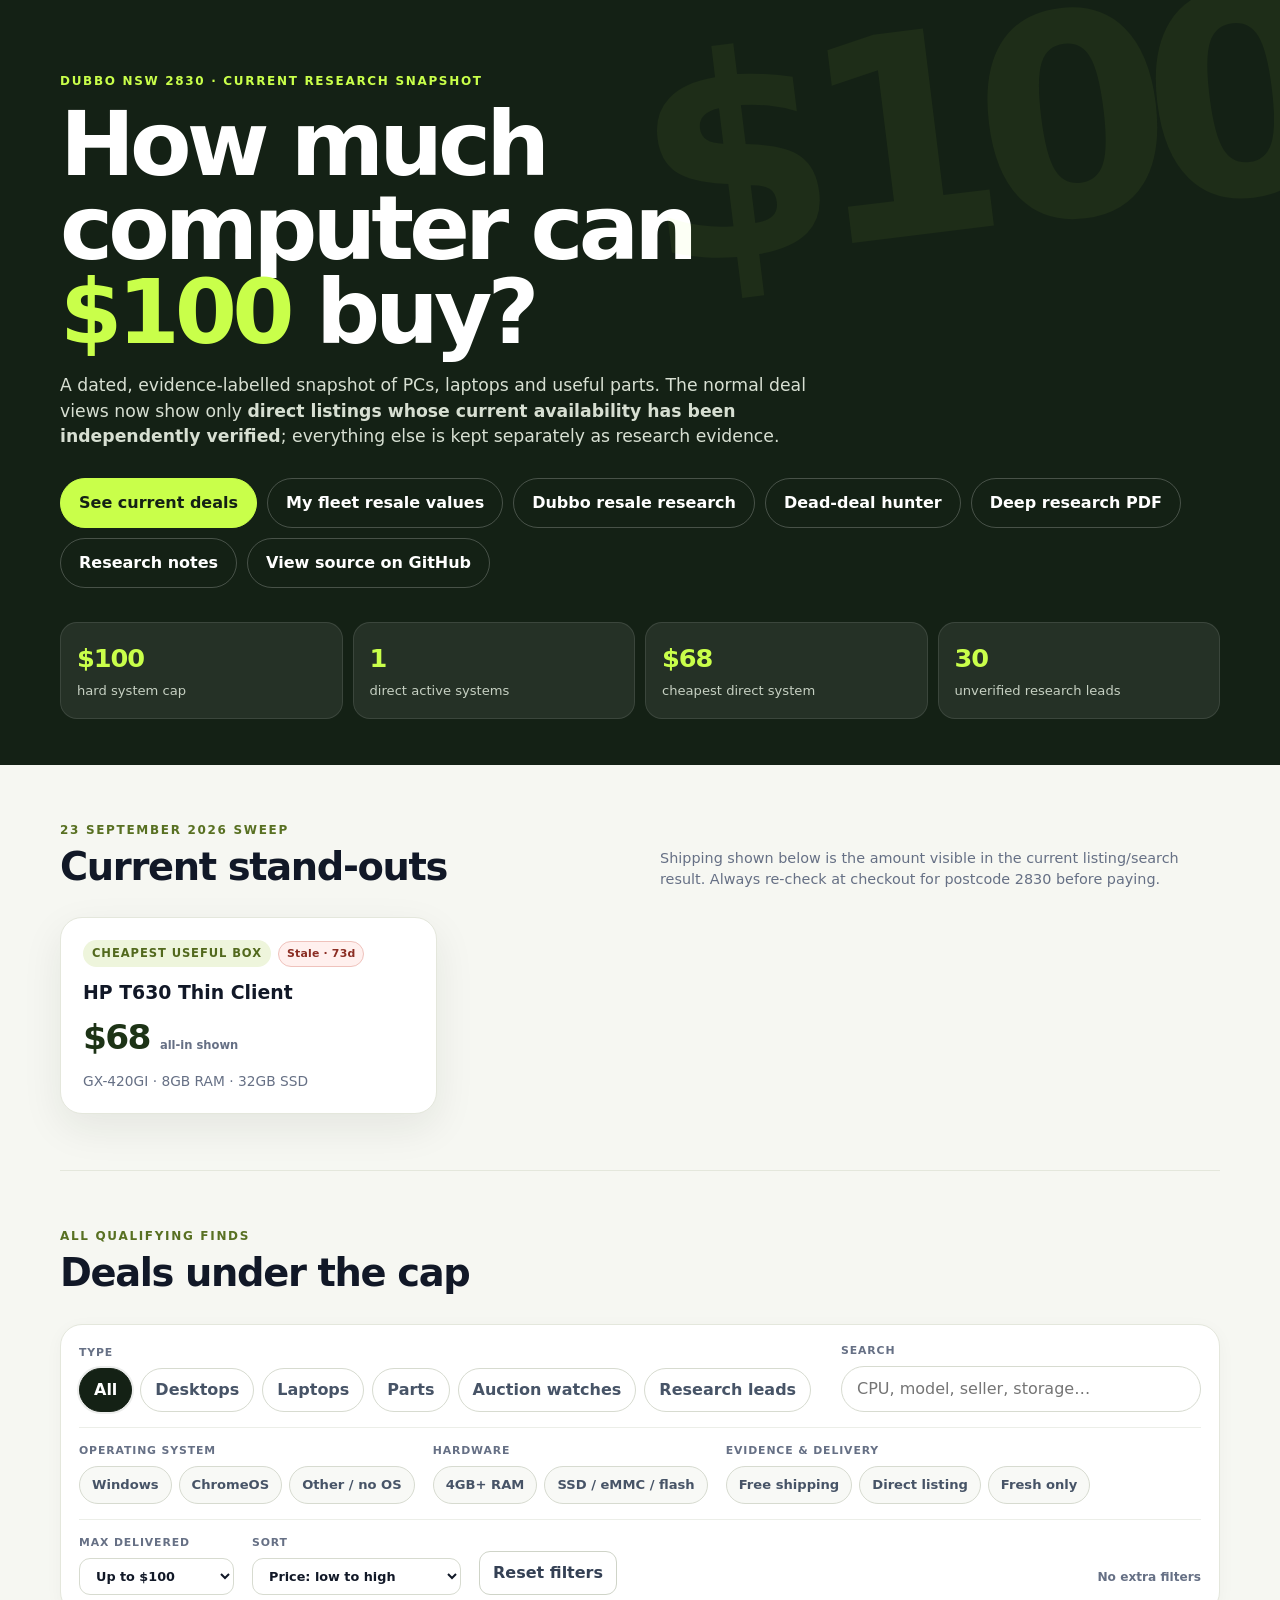
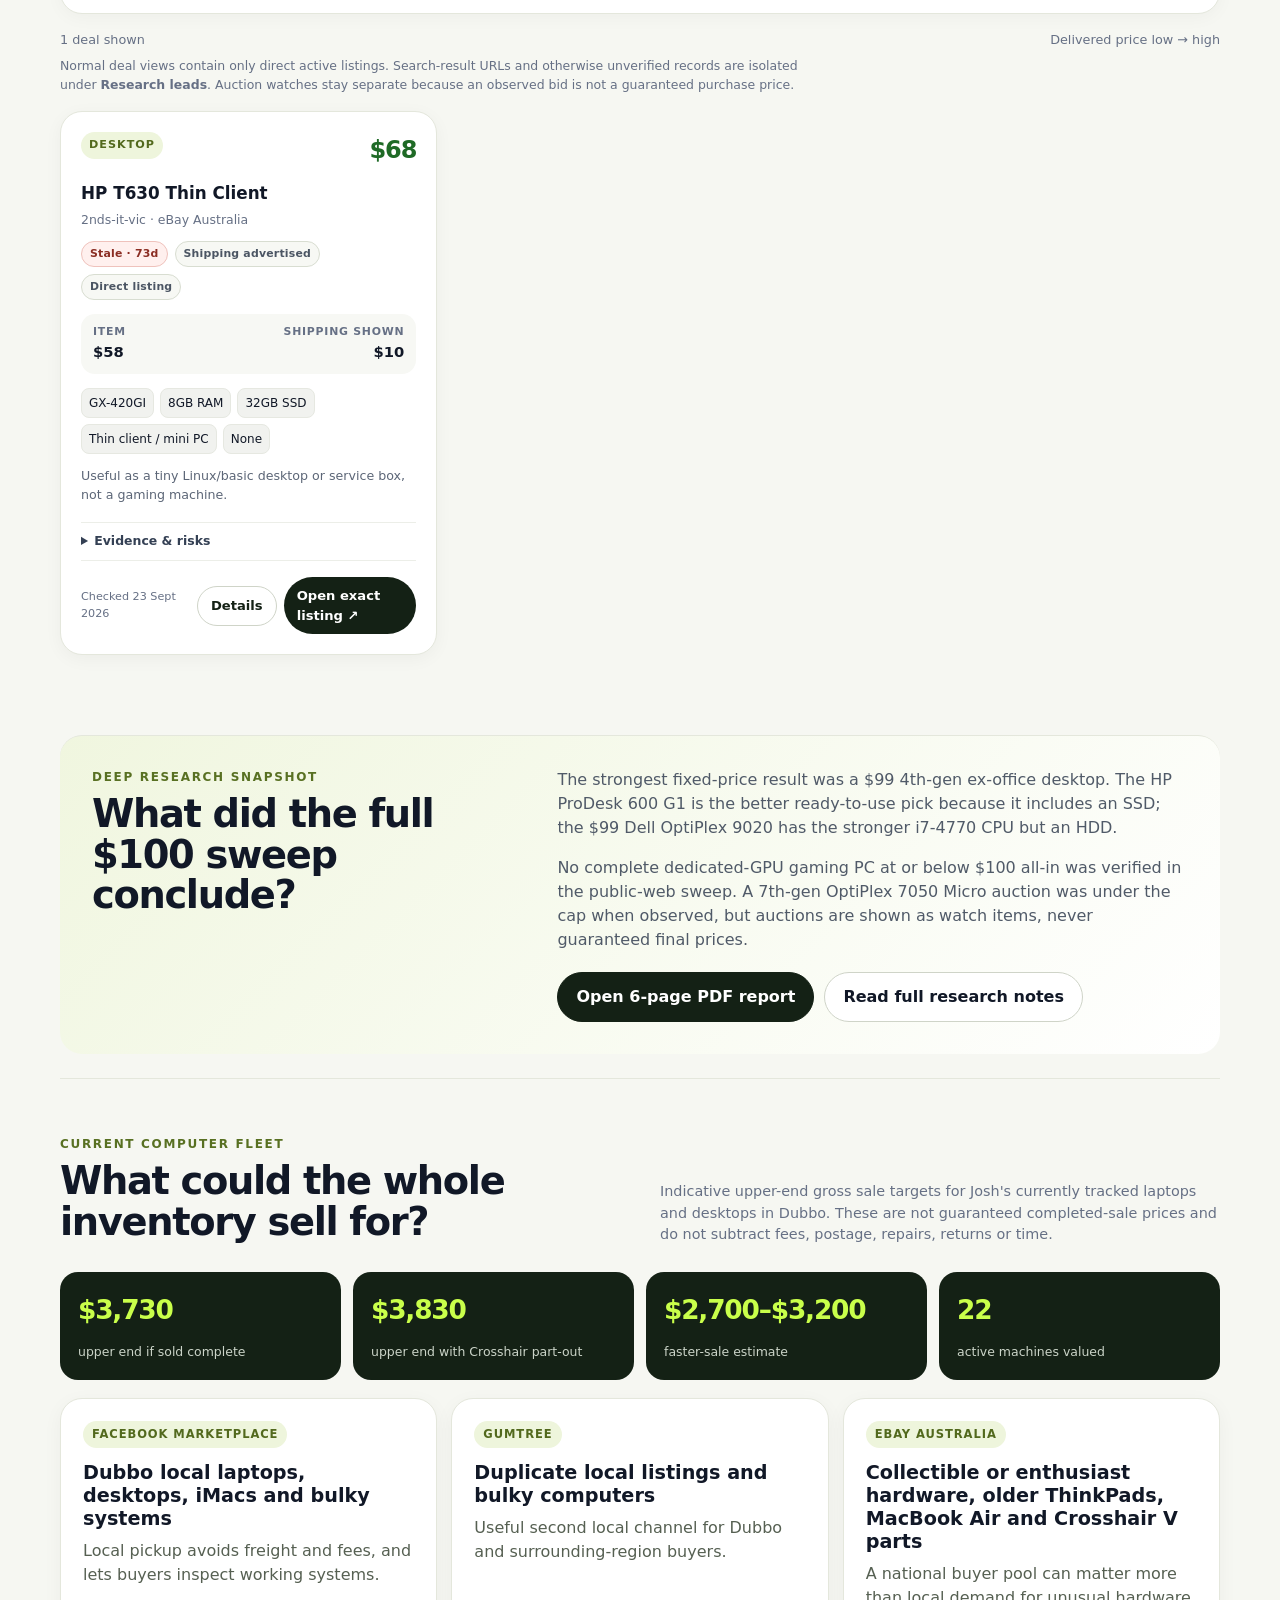
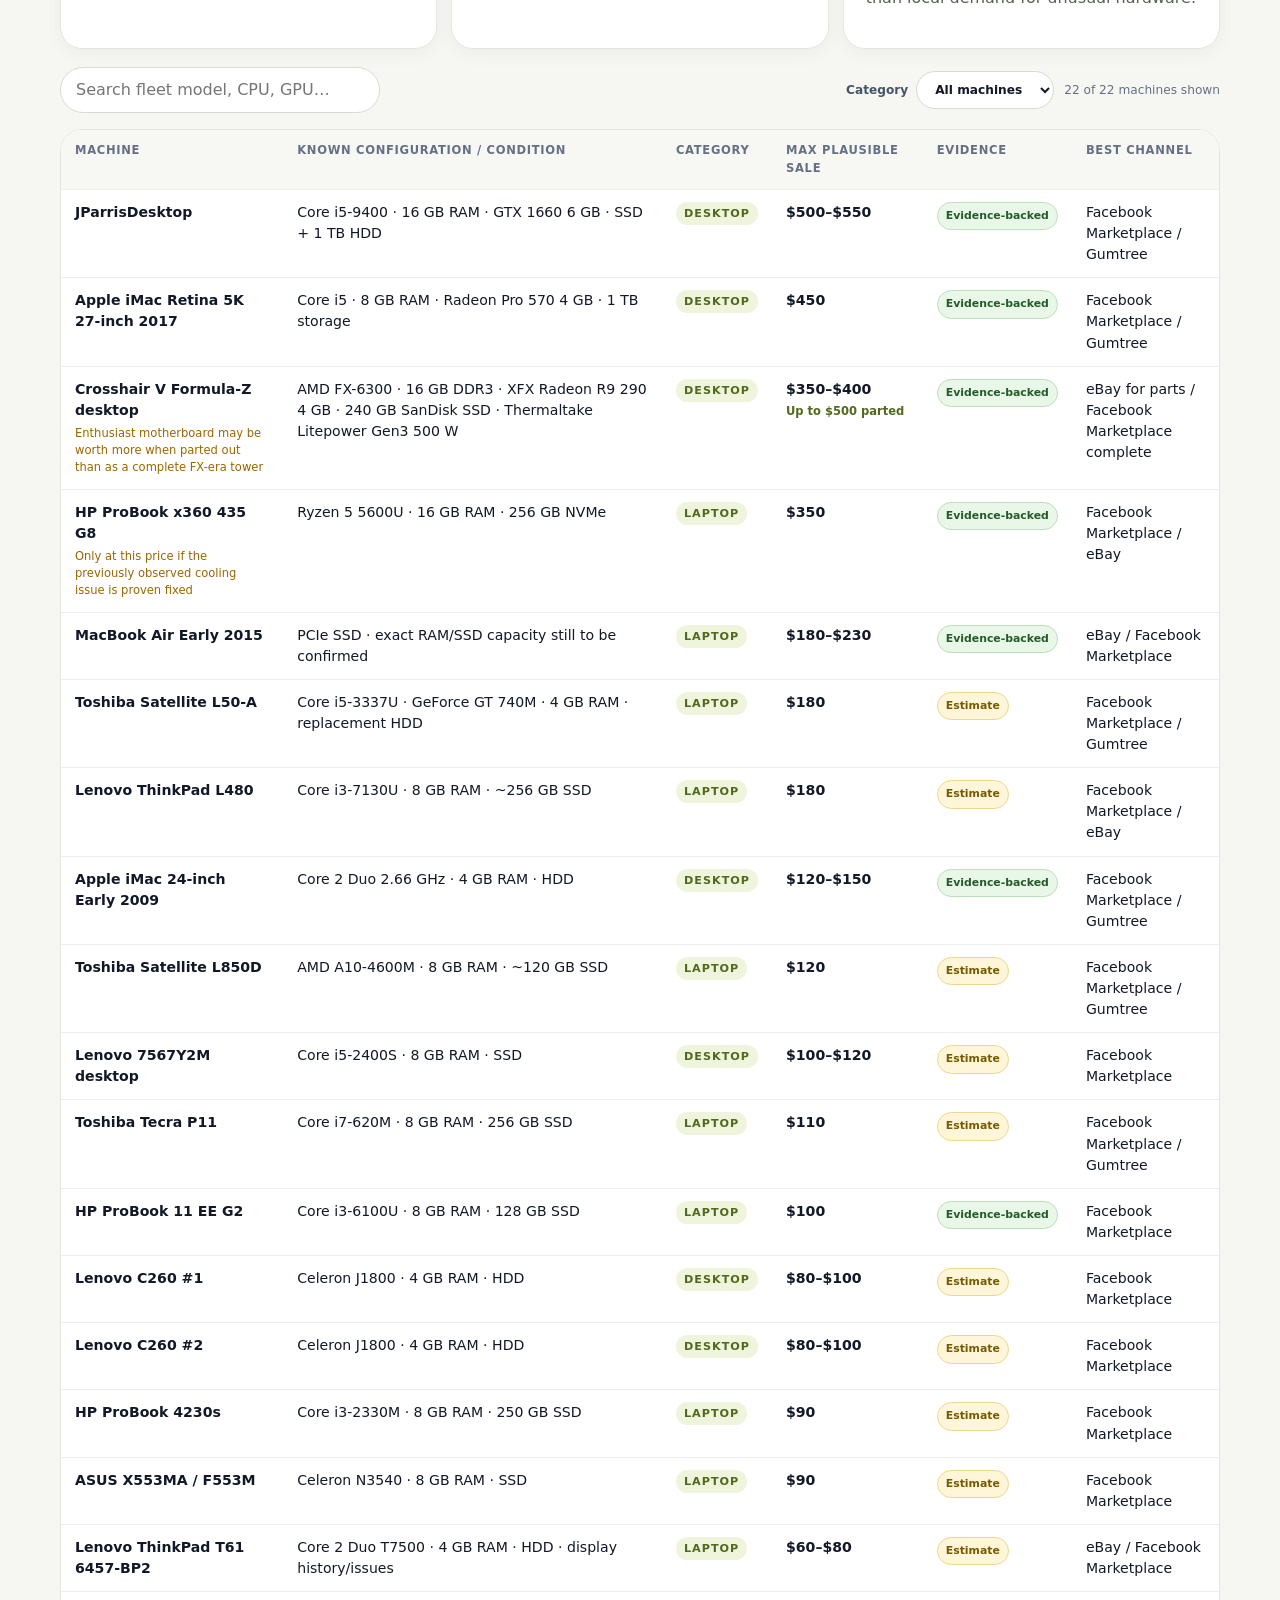
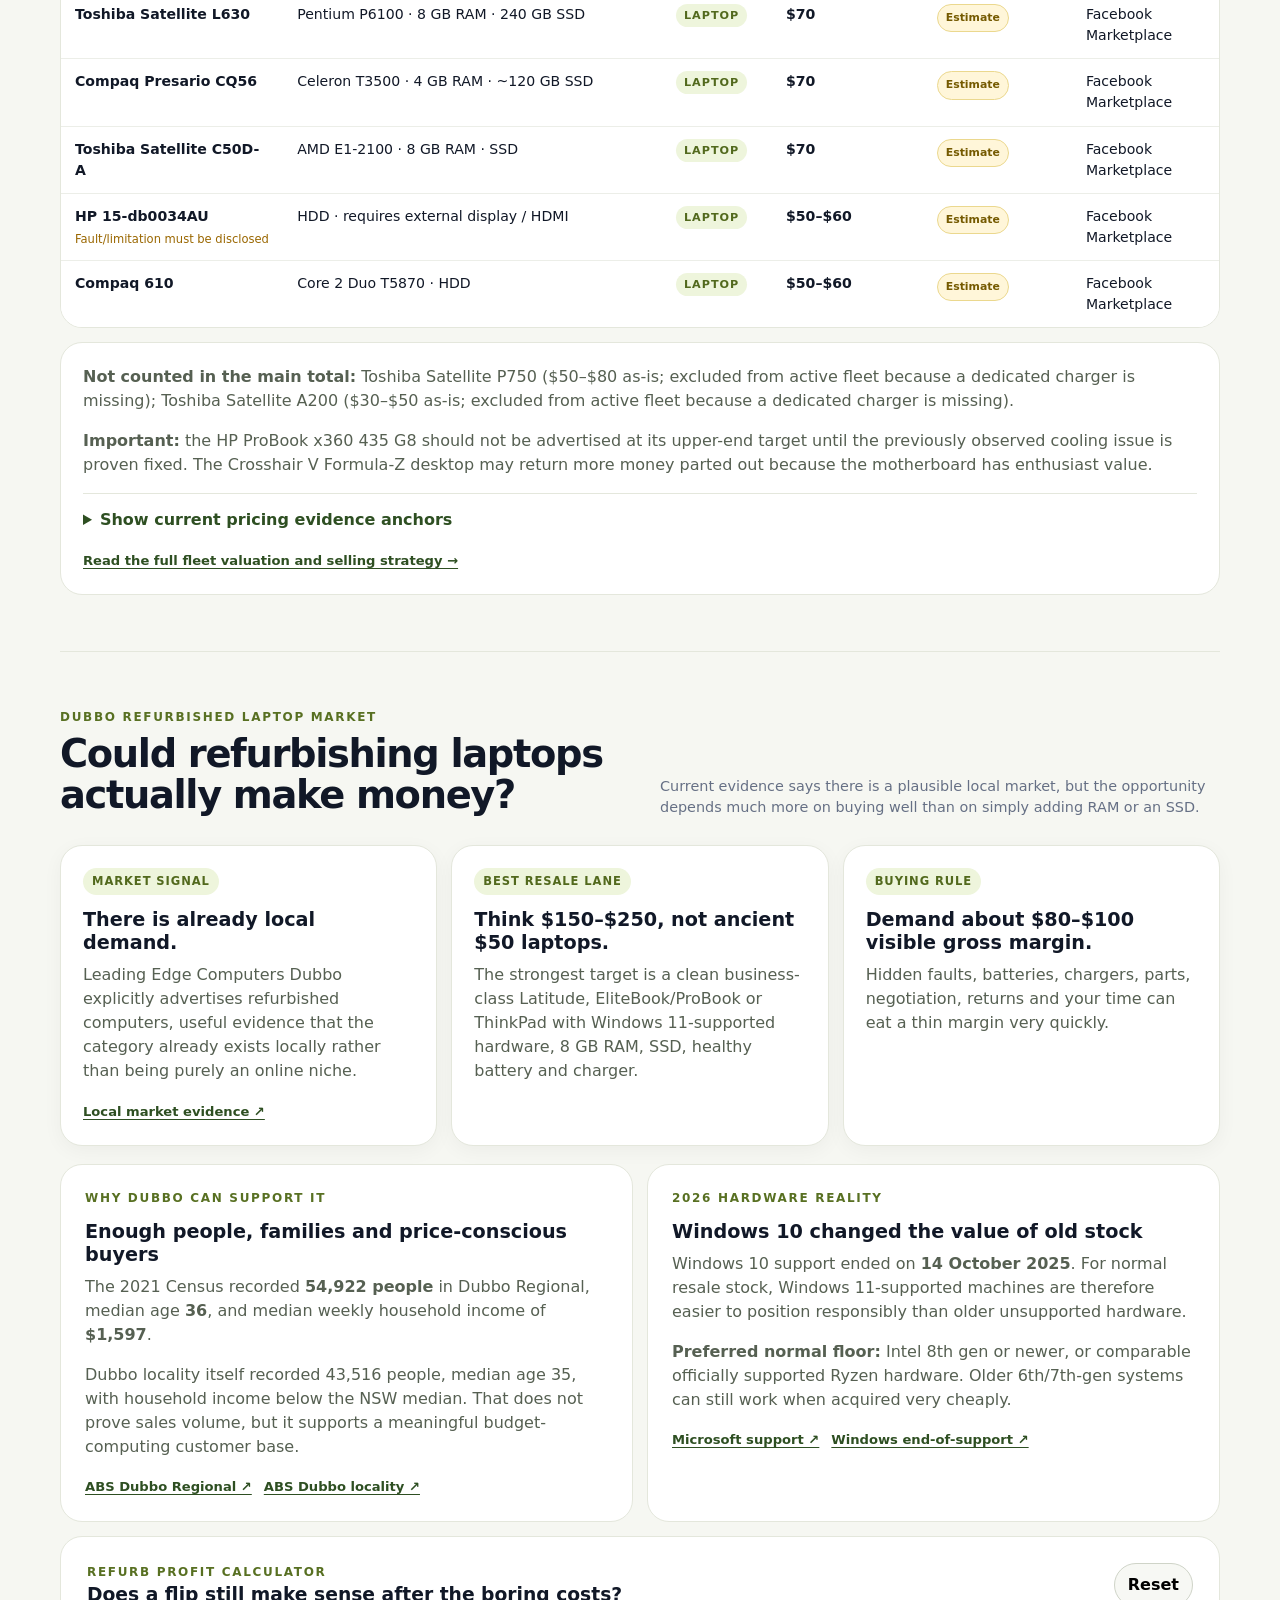
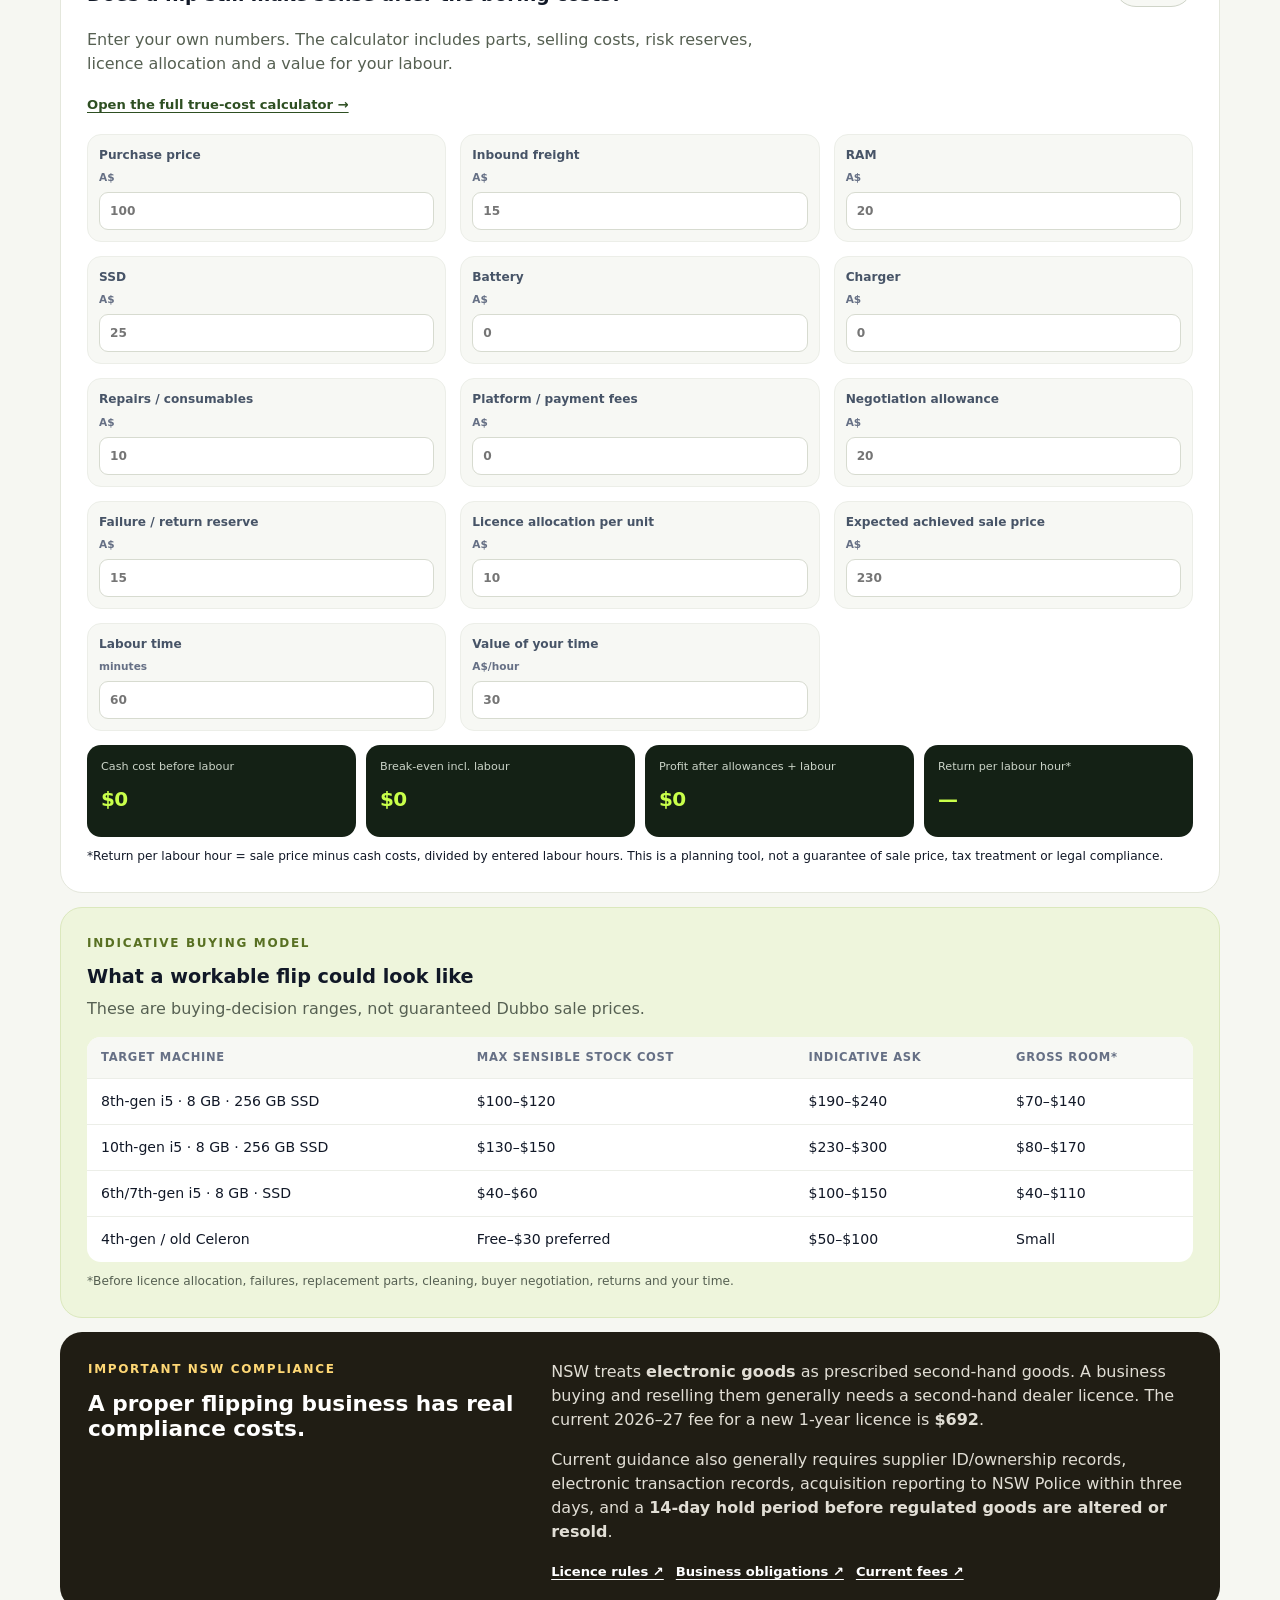
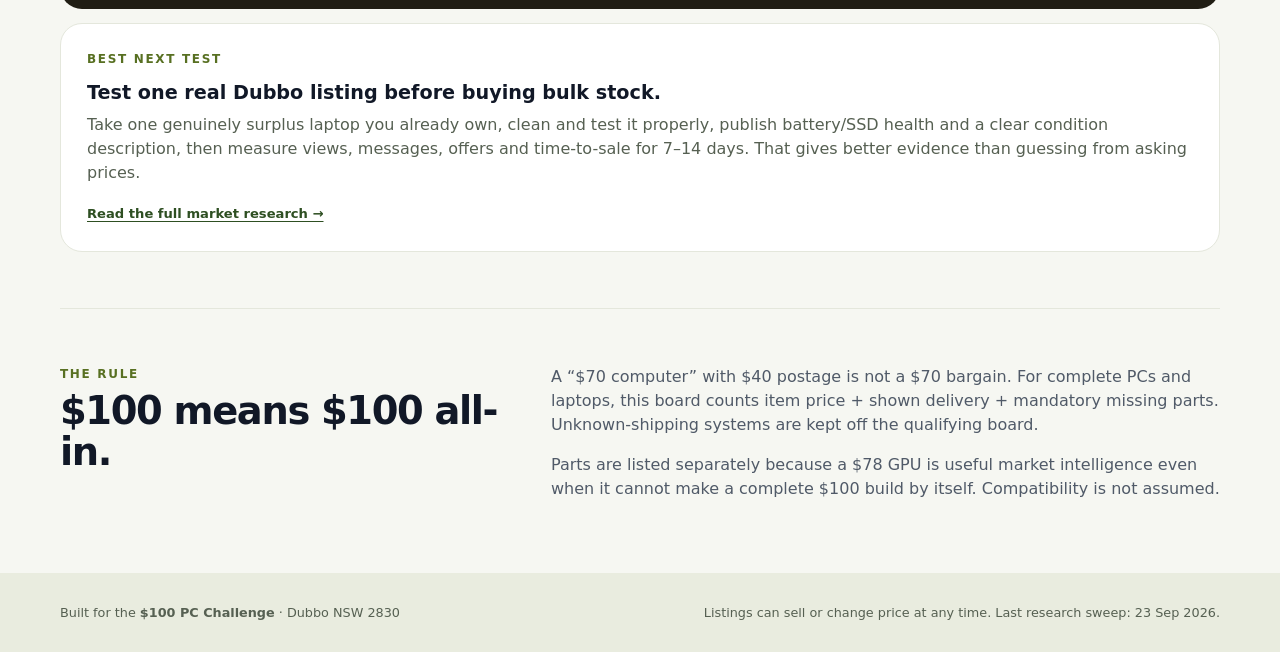
<file: docs/index.html>
<!doctype html>
<html lang="en-AU">
<head>
  <meta charset="utf-8">
  <meta name="viewport" content="width=device-width,initial-scale=1">
  <meta name="description" content="Current ultra-budget PCs, laptops and parts priced by real delivered cost to Dubbo NSW 2830, plus Dubbo refurbished-laptop market research.">
  <link rel="canonical" href="https://joshualparris.github.io/Cheappcslaptops/">
  <meta name="robots" content="index,follow">
  <meta property="og:type" content="website">
  <meta property="og:site_name" content="Cheap PCs & Laptops">
  <meta property="og:title" content="Cheap PCs & Laptops — Dubbo $100 Challenge">
  <meta property="og:description" content="Evidence-labelled ultra-budget PCs, laptops, parts and current fleet resale values for Dubbo NSW.">
  <meta property="og:url" content="https://joshualparris.github.io/Cheappcslaptops/">
  <meta name="twitter:card" content="summary">
  <meta name="twitter:title" content="Cheap PCs & Laptops — Dubbo $100 Challenge">
  <meta name="twitter:description" content="Evidence-labelled ultra-budget PC deals and Dubbo resale research.">
  <title>Cheap PCs & Laptops — Dubbo $100 Challenge</title>
  <script type="application/ld+json">
  {
    "@context": "https://schema.org",
    "@type": "CollectionPage",
    "name": "Cheap PCs & Laptops — Dubbo $100 Challenge",
    "url": "https://joshualparris.github.io/Cheappcslaptops/",
    "description": "Evidence-labelled research into ultra-budget PCs, laptops and parts delivered to Dubbo NSW, plus computer-fleet resale valuation research.",
    "inLanguage": "en-AU",
    "isPartOf": {
      "@type": "WebSite",
      "name": "Cheap PCs & Laptops",
      "url": "https://joshualparris.github.io/Cheappcslaptops/"
    }
  }
  </script>
  <link rel="stylesheet" href="./styles.css?v=20260923-2005">
</head>
<body>
  <header class="hero">
    <div class="wrap">
      <div class="eyebrow">DUBBO NSW 2830 · CURRENT RESEARCH SNAPSHOT</div>
      <h1>How much computer can <span>$100</span> buy?</h1>
      <p class="lede">A dated, evidence-labelled snapshot of PCs, laptops and useful parts. The normal deal views now show only <strong>direct listings whose current availability has been independently verified</strong>; everything else is kept separately as research evidence.</p>
      <div class="hero-actions">
        <a class="button primary" href="#deals">See current deals</a>
        <a class="button ghost" href="#inventory">My fleet resale values</a>
        <a class="button ghost" href="#market">Dubbo resale research</a>
        <a class="button ghost" href="./dead-deals.html">Dead-deal hunter</a>
        <a class="button ghost" href="./reports/100-dollar-pc-challenge-2026-09-23.pdf">Deep research PDF</a>
        <a class="button ghost" href="./research/2026-09-23.md">Research notes</a>
        <a class="button ghost" href="https://github.com/joshualparris/Cheappcslaptops" target="_blank" rel="noreferrer">View source on GitHub</a>
      </div>
      <div class="stats" id="stats" aria-label="Current deal summary"></div>
    </div>
  </header>

  <main class="wrap">
    <section class="leaderboard" aria-labelledby="leaders-title">
      <div class="section-heading">
        <div>
          <div class="eyebrow dark">23 SEPTEMBER 2026 SWEEP</div>
          <h2 id="leaders-title">Current stand-outs</h2>
        </div>
        <p>Shipping shown below is the amount visible in the current listing/search result. Always re-check at checkout for postcode 2830 before paying.</p>
      </div>
      <div class="leader-grid" id="leaders"></div>
    </section>

    <section id="deals" class="deals" aria-labelledby="deals-title">
      <div class="section-heading">
        <div>
          <div class="eyebrow dark">ALL QUALIFYING FINDS</div>
          <h2 id="deals-title">Deals under the cap</h2>
        </div>
      </div>

      <div class="deal-filter-panel" aria-label="Deal filters">
        <div class="filter-row filter-row-main">
          <div class="filter-group">
            <span class="filter-label">Type</span>
            <div class="filters" role="group" aria-label="Deal type">
              <button type="button" class="filter active" data-filter="all" aria-pressed="true">All</button>
              <button type="button" class="filter" data-filter="desktop" aria-pressed="false">Desktops</button>
              <button type="button" class="filter" data-filter="laptop" aria-pressed="false">Laptops</button>
              <button type="button" class="filter" data-filter="part" aria-pressed="false">Parts</button>
              <button type="button" class="filter" data-filter="auction" aria-pressed="false">Auction watches</button>
              <button type="button" class="filter" data-filter="research" aria-pressed="false">Research leads</button>
            </div>
          </div>
          <label class="search deal-search">
            <span class="filter-label">Search</span>
            <input id="search" type="search" placeholder="CPU, model, seller, storage…" autocomplete="off">
          </label>
        </div>

        <div class="filter-row">
          <div class="filter-group">
            <span class="filter-label">Operating system</span>
            <div class="facet-buttons" role="group" aria-label="Operating system">
              <button type="button" class="toggle-filter" data-toggle="windows" aria-pressed="false">Windows</button>
              <button type="button" class="toggle-filter" data-toggle="chrome" aria-pressed="false">ChromeOS</button>
              <button type="button" class="toggle-filter" data-toggle="otherOs" aria-pressed="false">Other / no OS</button>
            </div>
          </div>
          <div class="filter-group">
            <span class="filter-label">Hardware</span>
            <div class="facet-buttons" role="group" aria-label="Hardware">
              <button type="button" class="toggle-filter" data-toggle="fourGb" aria-pressed="false">4GB+ RAM</button>
              <button type="button" class="toggle-filter" data-toggle="solidState" aria-pressed="false">SSD / eMMC / flash</button>
            </div>
          </div>
          <div class="filter-group">
            <span class="filter-label">Evidence & delivery</span>
            <div class="facet-buttons" role="group" aria-label="Evidence and delivery">
              <button type="button" class="toggle-filter" data-toggle="freeShipping" aria-pressed="false">Free shipping</button>
              <button type="button" class="toggle-filter" data-toggle="direct" aria-pressed="false">Direct listing</button>
              <button type="button" class="toggle-filter" data-toggle="fresh" aria-pressed="false">Fresh only</button>
            </div>
          </div>
        </div>

        <div class="filter-row filter-row-controls">
          <label class="select-filter">
            <span>Max delivered</span>
            <select id="maxPrice">
              <option value="50">Up to $50</option>
              <option value="75">Up to $75</option>
              <option value="100" selected>Up to $100</option>
            </select>
          </label>
          <label class="select-filter">
            <span>Sort</span>
            <select id="sortMode">
              <option value="price" selected>Price: low to high</option>
              <option value="newest">Most recently checked</option>
              <option value="ram">Most RAM first</option>
            </select>
          </label>
          <button type="button" class="clear-filters" id="clearFilters">Reset filters</button>
          <span class="active-filter-count" id="activeFilterCount" aria-live="polite">No extra filters</span>
        </div>
      </div>

      <div id="dealDetail" class="deal-detail" hidden></div>
      <div class="results-meta"><span id="resultCount" role="status" aria-live="polite"></span><span id="sortLabel">Delivered price low → high</span></div>
      <p class="filter-note">Normal deal views contain only direct active listings. Search-result URLs and otherwise unverified records are isolated under <strong>Research leads</strong>. Auction watches stay separate because an observed bid is not a guaranteed purchase price.</p>
      <div class="deal-grid" id="dealGrid"></div>
      <div class="empty" id="empty" hidden>No matching deals.</div>
    </section>

    <section class="research-callout" aria-labelledby="research-title">
      <div>
        <div class="eyebrow dark">DEEP RESEARCH SNAPSHOT</div>
        <h2 id="research-title">What did the full $100 sweep conclude?</h2>
      </div>
      <div class="rule-copy">
        <p>The strongest fixed-price result was a $99 4th-gen ex-office desktop. The HP ProDesk 600 G1 is the better ready-to-use pick because it includes an SSD; the $99 Dell OptiPlex 9020 has the stronger i7-4770 CPU but an HDD.</p>
        <p>No complete dedicated-GPU gaming PC at or below $100 all-in was verified in the public-web sweep. A 7th-gen OptiPlex 7050 Micro auction was under the cap when observed, but auctions are shown as watch items, never guaranteed final prices.</p>
        <div class="research-links">
          <a class="button report-button" href="./reports/100-dollar-pc-challenge-2026-09-23.pdf">Open 6-page PDF report</a>
          <a class="button notes-button" href="./research/2026-09-23.md">Read full research notes</a>
        </div>
      </div>
    </section>

    <section id="inventory" class="fleet" aria-labelledby="fleet-title">
      <div class="section-heading">
        <div>
          <div class="eyebrow dark">CURRENT COMPUTER FLEET</div>
          <h2 id="fleet-title">What could the whole inventory sell for?</h2>
        </div>
        <p>Indicative upper-end gross sale targets for Josh's currently tracked laptops and desktops in Dubbo. These are not guaranteed completed-sale prices and do not subtract fees, postage, repairs, returns or time.</p>
      </div>

      <div class="fleet-summary" id="fleetStats" aria-label="Fleet resale summary"></div>

      <div class="fleet-platforms" id="fleetPlatforms"></div>

      <div class="fleet-controls">
        <label class="search">
          <span class="sr-only">Search your fleet</span>
          <input id="fleetSearch" type="search" placeholder="Search fleet model, CPU, GPU…">
        </label>
        <label class="fleet-select">Category
          <select id="fleetCategory">
            <option value="all">All machines</option>
            <option value="laptop">Laptops</option>
            <option value="desktop">Desktops</option>
          </select>
        </label>
        <span id="fleetResultCount" class="fleet-result-count" role="status" aria-live="polite"></span>
      </div>

      <div class="table-wrap fleet-table-wrap">
        <table class="margin-table fleet-table">
          <thead>
            <tr>
              <th>Machine</th>
              <th>Known configuration / condition</th>
              <th>Category</th>
              <th>Max plausible sale</th>
              <th>Evidence</th>
              <th>Best channel</th>
            </tr>
          </thead>
          <tbody id="fleetTableBody"></tbody>
        </table>
      </div>

      <div class="fleet-notes">
        <p id="fleetExcluded"></p>
        <p><strong>Important:</strong> the HP ProBook x360 435 G8 should not be advertised at its upper-end target until the previously observed cooling issue is proven fixed. The Crosshair V Formula-Z desktop may return more money parted out because the motherboard has enthusiast value.</p>
        <details class="fleet-evidence">
          <summary>Show current pricing evidence anchors</summary>
          <div id="fleetEvidence" class="fleet-evidence-grid"></div>
        </details>
        <a class="research-link" href="./FLEET-RESALE-VALUATION.md">Read the full fleet valuation and selling strategy →</a>
      </div>
    </section>

    <section id="market" class="market" aria-labelledby="market-title">
      <div class="section-heading">
        <div>
          <div class="eyebrow dark">DUBBO REFURBISHED LAPTOP MARKET</div>
          <h2 id="market-title">Could refurbishing laptops actually make money?</h2>
        </div>
        <p>Current evidence says there is a plausible local market, but the opportunity depends much more on buying well than on simply adding RAM or an SSD.</p>
      </div>

      <div class="market-summary">
        <article class="market-callout">
          <span class="award">Market signal</span>
          <h3>There is already local demand.</h3>
          <p>Leading Edge Computers Dubbo explicitly advertises refurbished computers, useful evidence that the category already exists locally rather than being purely an online niche.</p>
          <a href="https://dubbochamber.com.au/chamber-members/leading-edge-computers-dubbo" target="_blank" rel="noreferrer">Local market evidence ↗</a>
        </article>
        <article class="market-callout">
          <span class="award">Best resale lane</span>
          <h3>Think $150–$250, not ancient $50 laptops.</h3>
          <p>The strongest target is a clean business-class Latitude, EliteBook/ProBook or ThinkPad with Windows 11-supported hardware, 8 GB RAM, SSD, healthy battery and charger.</p>
        </article>
        <article class="market-callout">
          <span class="award">Buying rule</span>
          <h3>Demand about $80–$100 visible gross margin.</h3>
          <p>Hidden faults, batteries, chargers, parts, negotiation, returns and your time can eat a thin margin very quickly.</p>
        </article>
      </div>

      <div class="market-grid">
        <div class="market-panel">
          <div class="eyebrow dark">WHY DUBBO CAN SUPPORT IT</div>
          <h3>Enough people, families and price-conscious buyers</h3>
          <p>The 2021 Census recorded <strong>54,922 people</strong> in Dubbo Regional, median age <strong>36</strong>, and median weekly household income of <strong>$1,597</strong>.</p>
          <p>Dubbo locality itself recorded 43,516 people, median age 35, with household income below the NSW median. That does not prove sales volume, but it supports a meaningful budget-computing customer base.</p>
          <div class="source-links">
            <a href="https://www.abs.gov.au/census/find-census-data/quickstats/2021/LGA12390" target="_blank" rel="noreferrer">ABS Dubbo Regional ↗</a>
            <a href="https://www.abs.gov.au/census/find-census-data/quickstats/2021/SAL11299" target="_blank" rel="noreferrer">ABS Dubbo locality ↗</a>
          </div>
        </div>

        <div class="market-panel">
          <div class="eyebrow dark">2026 HARDWARE REALITY</div>
          <h3>Windows 10 changed the value of old stock</h3>
          <p>Windows 10 support ended on <strong>14 October 2025</strong>. For normal resale stock, Windows 11-supported machines are therefore easier to position responsibly than older unsupported hardware.</p>
          <p><strong>Preferred normal floor:</strong> Intel 8th gen or newer, or comparable officially supported Ryzen hardware. Older 6th/7th-gen systems can still work when acquired very cheaply.</p>
          <div class="source-links">
            <a href="https://support.microsoft.com/en-us/windows/deployment/updates-lifecycle/windows-10-support-has-ended-on-october-14-2025" target="_blank" rel="noreferrer">Microsoft support ↗</a>
            <a href="https://www.microsoft.com/windows/end-of-support" target="_blank" rel="noreferrer">Windows end-of-support ↗</a>
          </div>
        </div>
      </div>

      <div class="profit-calculator" id="calculator">
        <div class="calculator-heading">
          <div>
            <div class="eyebrow dark">REFURB PROFIT CALCULATOR</div>
            <h3>Does a flip still make sense after the boring costs?</h3>
            <p>Enter your own numbers. The calculator includes parts, selling costs, risk reserves, licence allocation and a value for your labour.</p>
            <a class="research-link" href="./refurb-calculator.html">Open the full true-cost calculator →</a>
          </div>
          <button class="calculator-reset" id="calculatorReset" type="button">Reset</button>
        </div>

        <div class="calculator-grid">
          <label>Purchase price <span>A$</span><input inputmode="decimal" type="number" min="0" step="0.01" data-cost="cash" id="calcPurchase" placeholder="100"></label>
          <label>Inbound freight <span>A$</span><input inputmode="decimal" type="number" min="0" step="0.01" data-cost="cash" id="calcFreight" placeholder="15"></label>
          <label>RAM <span>A$</span><input inputmode="decimal" type="number" min="0" step="0.01" data-cost="cash" id="calcRam" placeholder="20"></label>
          <label>SSD <span>A$</span><input inputmode="decimal" type="number" min="0" step="0.01" data-cost="cash" id="calcSsd" placeholder="25"></label>
          <label>Battery <span>A$</span><input inputmode="decimal" type="number" min="0" step="0.01" data-cost="cash" id="calcBattery" placeholder="0"></label>
          <label>Charger <span>A$</span><input inputmode="decimal" type="number" min="0" step="0.01" data-cost="cash" id="calcCharger" placeholder="0"></label>
          <label>Repairs / consumables <span>A$</span><input inputmode="decimal" type="number" min="0" step="0.01" data-cost="cash" id="calcRepairs" placeholder="10"></label>
          <label>Platform / payment fees <span>A$</span><input inputmode="decimal" type="number" min="0" step="0.01" data-cost="cash" id="calcFees" placeholder="0"></label>
          <label>Negotiation allowance <span>A$</span><input inputmode="decimal" type="number" min="0" step="0.01" data-cost="cash" id="calcNegotiation" placeholder="20"></label>
          <label>Failure / return reserve <span>A$</span><input inputmode="decimal" type="number" min="0" step="0.01" data-cost="cash" id="calcReserve" placeholder="15"></label>
          <label>Licence allocation per unit <span>A$</span><input inputmode="decimal" type="number" min="0" step="0.01" data-cost="cash" id="calcLicence" placeholder="10"></label>
          <label>Expected achieved sale price <span>A$</span><input inputmode="decimal" type="number" min="0" step="0.01" id="calcSale" placeholder="230"></label>
          <label>Labour time <span>minutes</span><input inputmode="numeric" type="number" min="0" step="1" id="calcMinutes" placeholder="60"></label>
          <label>Value of your time <span>A$/hour</span><input inputmode="decimal" type="number" min="0" step="0.01" id="calcHourly" placeholder="30"></label>
        </div>

        <div class="calculator-results" id="calculatorResults" role="status" aria-live="polite">
          <div><span>Cash cost before labour</span><strong id="calcCashCost">$0</strong></div>
          <div><span>Break-even incl. labour</span><strong id="calcBreakEven">$0</strong></div>
          <div><span>Profit after allowances + labour</span><strong id="calcProfit">$0</strong></div>
          <div><span>Return per labour hour*</span><strong id="calcHourlyReturn">—</strong></div>
        </div>
        <p class="fineprint">*Return per labour hour = sale price minus cash costs, divided by entered labour hours. This is a planning tool, not a guarantee of sale price, tax treatment or legal compliance.</p>
      </div>

      <div class="margin-box">
        <div>
          <div class="eyebrow dark">INDICATIVE BUYING MODEL</div>
          <h3>What a workable flip could look like</h3>
          <p>These are buying-decision ranges, not guaranteed Dubbo sale prices.</p>
        </div>
        <div class="table-wrap">
          <table class="margin-table">
            <thead>
              <tr>
                <th>Target machine</th>
                <th>Max sensible stock cost</th>
                <th>Indicative ask</th>
                <th>Gross room*</th>
              </tr>
            </thead>
            <tbody>
              <tr><td>8th-gen i5 · 8 GB · 256 GB SSD</td><td>$100–$120</td><td>$190–$240</td><td>$70–$140</td></tr>
              <tr><td>10th-gen i5 · 8 GB · 256 GB SSD</td><td>$130–$150</td><td>$230–$300</td><td>$80–$170</td></tr>
              <tr><td>6th/7th-gen i5 · 8 GB · SSD</td><td>$40–$60</td><td>$100–$150</td><td>$40–$110</td></tr>
              <tr><td>4th-gen / old Celeron</td><td>Free–$30 preferred</td><td>$50–$100</td><td>Small</td></tr>
            </tbody>
          </table>
        </div>
        <p class="fineprint">*Before licence allocation, failures, replacement parts, cleaning, buyer negotiation, returns and your time.</p>
      </div>

      <div class="legal-panel">
        <div>
          <div class="eyebrow legal-eyebrow">IMPORTANT NSW COMPLIANCE</div>
          <h3>A proper flipping business has real compliance costs.</h3>
        </div>
        <div>
          <p>NSW treats <strong>electronic goods</strong> as prescribed second-hand goods. A business buying and reselling them generally needs a second-hand dealer licence. The current 2026–27 fee for a new 1-year licence is <strong>$692</strong>.</p>
          <p>Current guidance also generally requires supplier ID/ownership records, electronic transaction records, acquisition reporting to NSW Police within three days, and a <strong>14-day hold period before regulated goods are altered or resold</strong>.</p>
          <div class="source-links legal-links">
            <a href="https://www.nsw.gov.au/business-and-economy/running-a-business/industry-specific-business-requirements/pawnbrokers-and-second-hand-dealers/pawnbroker-and-second-hand-dealer-licences" target="_blank" rel="noreferrer">Licence rules ↗</a>
            <a href="https://www.nsw.gov.au/business-and-economy/running-a-business/industry-specific-business-requirements/pawnbrokers-and-second-hand-dealers" target="_blank" rel="noreferrer">Business obligations ↗</a>
            <a href="https://www.nsw.gov.au/business-and-economy/running-a-business/industry-specific-business-requirements/pawnbrokers-and-second-hand-dealers/pawnbrokers-and-second-hand-dealers-fees" target="_blank" rel="noreferrer">Current fees ↗</a>
          </div>
        </div>
      </div>

      <div class="test-plan">
        <div class="eyebrow dark">BEST NEXT TEST</div>
        <h3>Test one real Dubbo listing before buying bulk stock.</h3>
        <p>Take one genuinely surplus laptop you already own, clean and test it properly, publish battery/SSD health and a clear condition description, then measure views, messages, offers and time-to-sale for 7–14 days. That gives better evidence than guessing from asking prices.</p>
        <a class="research-link" href="./DUBBO-REFURB-MARKET.md">Read the full market research →</a>
      </div>
    </section>

    <section class="rules">
      <div>
        <div class="eyebrow dark">THE RULE</div>
        <h2>$100 means $100 all-in.</h2>
      </div>
      <div class="rule-copy">
        <p>A “$70 computer” with $40 postage is not a $70 bargain. For complete PCs and laptops, this board counts item price + shown delivery + mandatory missing parts. Unknown-shipping systems are kept off the qualifying board.</p>
        <p>Parts are listed separately because a $78 GPU is useful market intelligence even when it cannot make a complete $100 build by itself. Compatibility is not assumed.</p>
      </div>
    </section>
  </main>

  <footer>
    <div class="wrap footer-inner">
      <p>Built for the <strong>$100 PC Challenge</strong> · Dubbo NSW 2830</p>
      <p>Listings can sell or change price at any time. Last research sweep: 23 Sep 2026.</p>
    </div>
  </footer>

  <script src="./app.js?v=20260923-2005" defer></script>
  <script src="https://parris-tech-services.github.io/WhirringWilderness/network/parris-network.js?v=2.1"></script>
</body>
</html>
</file>
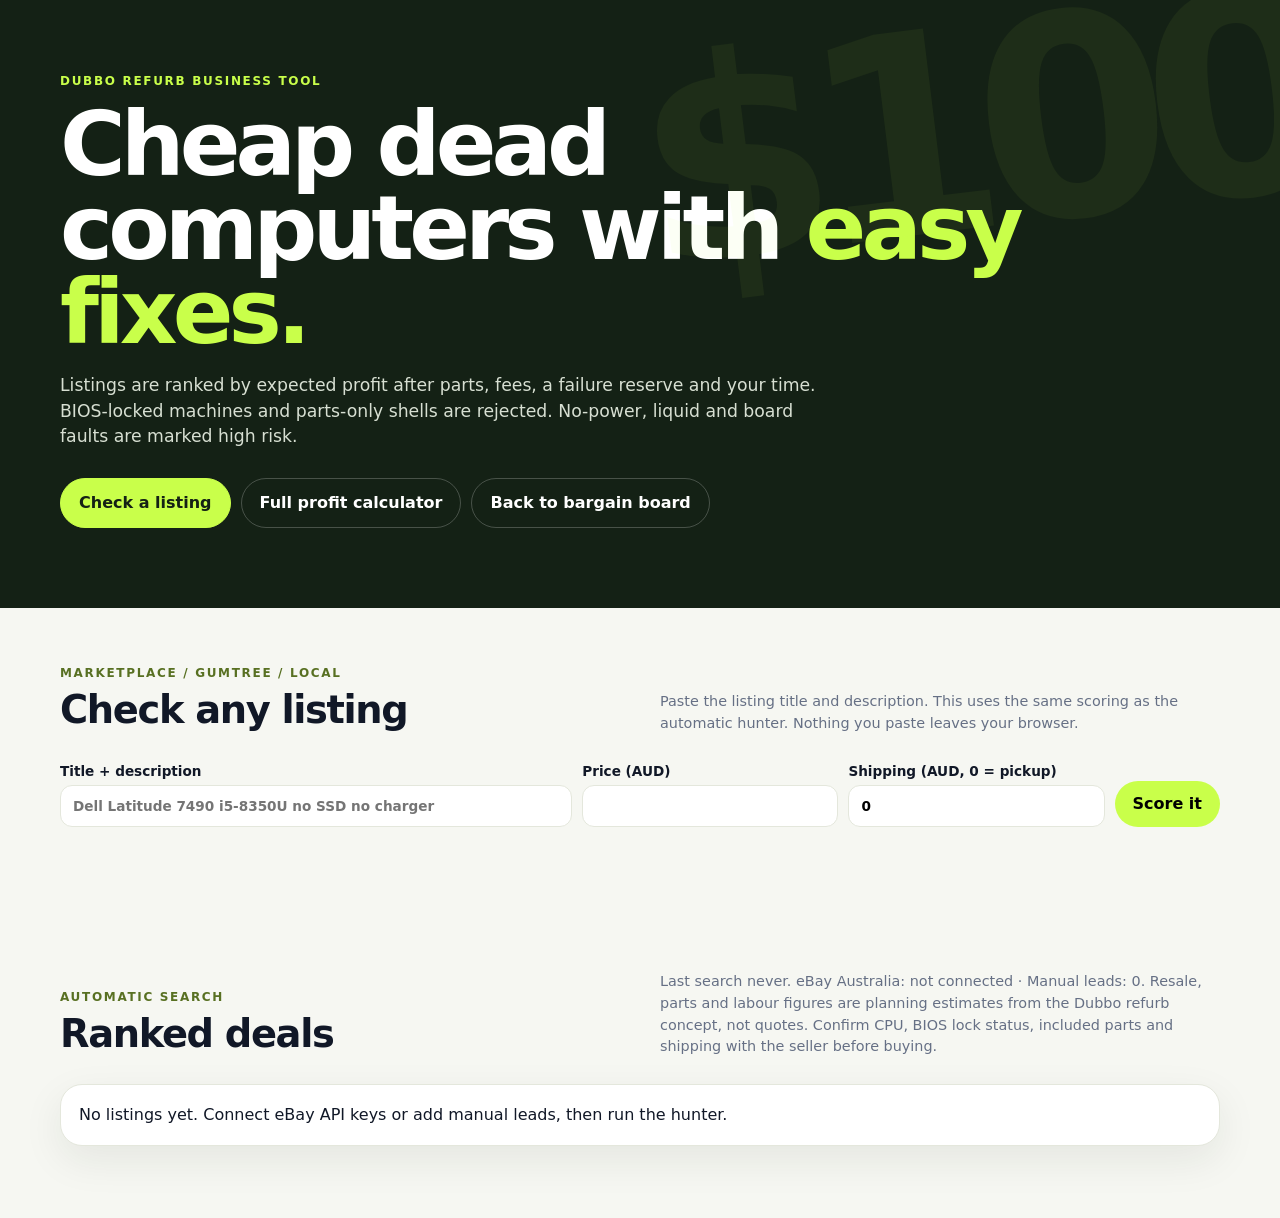
<file: docs/dead-deals.html>
<!doctype html>
<html lang="en-AU">
<head>
  <meta charset="utf-8">
  <meta name="viewport" content="width=device-width,initial-scale=1">
  <meta name="description" content="CHEAP//PC dead-deal hunter: cheap dead or for-parts business laptops and desktops ranked by how easy the fix is and the expected Dubbo resale profit.">
  <link rel="canonical" href="https://joshualparris.github.io/Cheappcslaptops/dead-deals.html">
  <title>Dead-Deal Hunter — CHEAP//PC</title>
  <link rel="stylesheet" href="./styles.css">
  <style>
    .dd-list{display:grid;gap:12px;padding:0;list-style:none}
    .dd-card{background:var(--card);border:1px solid var(--line);border-radius:var(--radius);padding:18px;box-shadow:var(--shadow)}
    .dd-card h3{margin:0 0 6px;font-size:1.05rem}
    .dd-row{display:flex;flex-wrap:wrap;gap:8px 18px;color:var(--muted);font-size:.9rem}
    .dd-row strong{color:var(--ink)}
    .dd-tier{display:inline-block;border-radius:999px;padding:2px 10px;font-size:.75rem;font-weight:800;text-transform:uppercase;background:var(--soft)}
    .dd-tier.medium{background:#fff3c4;color:var(--warn)}
    .dd-tier.high,.dd-tier.reject{background:#fde2e0;color:var(--danger)}
    .dd-profit{font-size:1.4rem;font-weight:900;letter-spacing:-.03em}
    .dd-profit.neg{color:var(--danger)}
    .dd-reasons{margin:8px 0 0;padding-left:18px;color:var(--muted);font-size:.85rem}
    .dd-form{display:grid;gap:10px;grid-template-columns:2fr 1fr 1fr auto;align-items:end}
    .dd-form label{display:grid;gap:4px;font-weight:700;font-size:.85rem}
    .dd-form input{font:inherit;padding:10px 12px;border:1px solid var(--line);border-radius:12px}
    .dd-form button{font:inherit;font-weight:800;border:0;border-radius:999px;padding:11px 18px;background:var(--lime);cursor:pointer}
    .dd-status{color:var(--muted)}
    @media (max-width:720px){.dd-form{grid-template-columns:1fr}}
  </style>
</head>
<body>
  <header class="hero calculator-hero">
    <div class="wrap">
      <div class="eyebrow">DUBBO REFURB BUSINESS TOOL</div>
      <h1>Cheap dead computers with <span>easy fixes.</span></h1>
      <p class="lede">Listings are ranked by expected profit after parts, fees, a failure reserve and your time. BIOS-locked machines and parts-only shells are rejected. No-power, liquid and board faults are marked high risk.</p>
      <div class="hero-actions">
        <a class="button primary" href="#check">Check a listing</a>
        <a class="button ghost" href="./refurb-calculator.html">Full profit calculator</a>
        <a class="button ghost" href="./">Back to bargain board</a>
      </div>
    </div>
  </header>

  <main class="wrap calculator-main">
    <section id="check" aria-labelledby="check-title">
      <div class="section-heading">
        <div>
          <div class="eyebrow dark">MARKETPLACE / GUMTREE / LOCAL</div>
          <h2 id="check-title">Check any listing</h2>
        </div>
        <p>Paste the listing title and description. This uses the same scoring as the automatic hunter. Nothing you paste leaves your browser.</p>
      </div>
      <form id="checkForm" class="dd-form">
        <label>Title + description<input name="title" required placeholder="Dell Latitude 7490 i5-8350U no SSD no charger"></label>
        <label>Price (AUD)<input name="priceAud" type="number" min="0" step="0.01" required></label>
        <label>Shipping (AUD, 0 = pickup)<input name="shippingAud" type="number" min="0" step="0.01" value="0"></label>
        <button type="submit">Score it</button>
      </form>
      <ul id="checkResult" class="dd-list" aria-live="polite"></ul>
    </section>

    <section aria-labelledby="deals-title">
      <div class="section-heading">
        <div>
          <div class="eyebrow dark">AUTOMATIC SEARCH</div>
          <h2 id="deals-title">Ranked deals</h2>
        </div>
        <p id="ddStatus" class="dd-status">Loading…</p>
      </div>
      <ul id="ddList" class="dd-list"></ul>
    </section>
  </main>
  <script type="module" src="./dead-deals.mjs"></script>
</body>
</html>
</file>
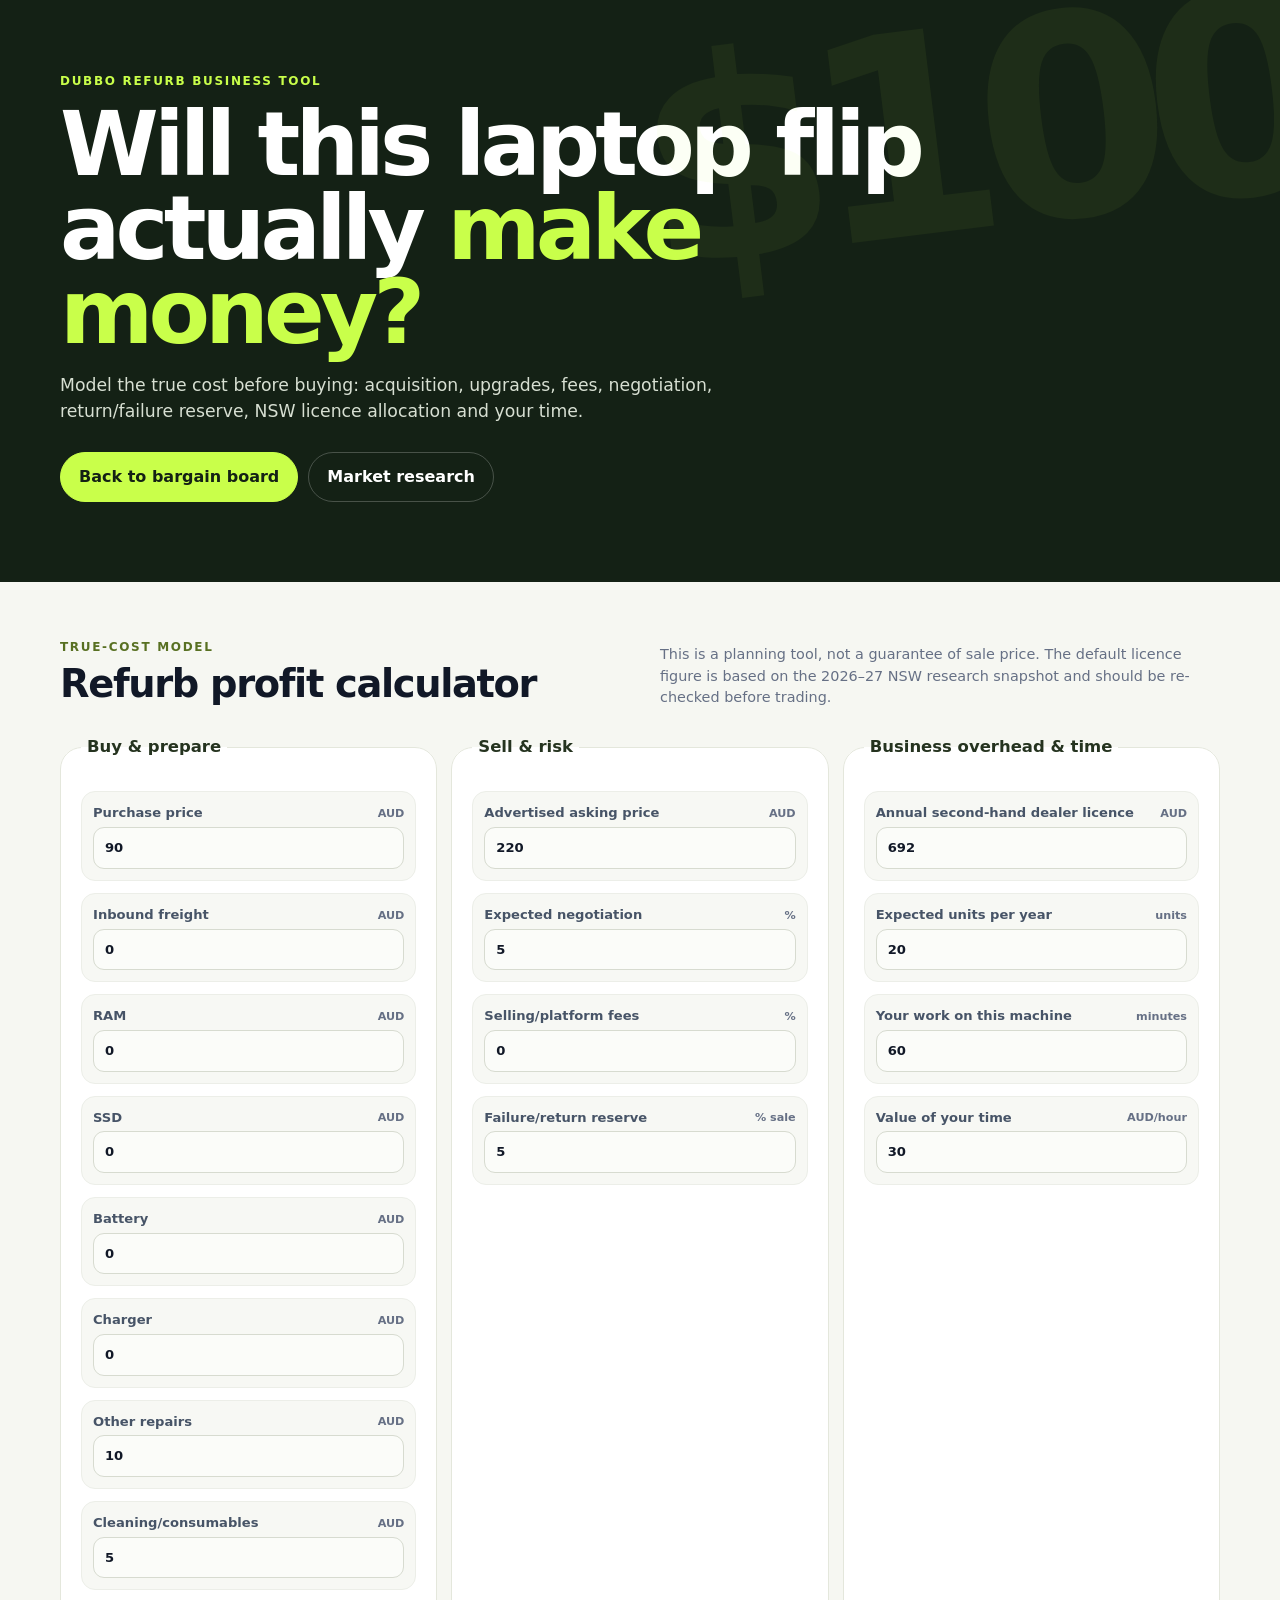
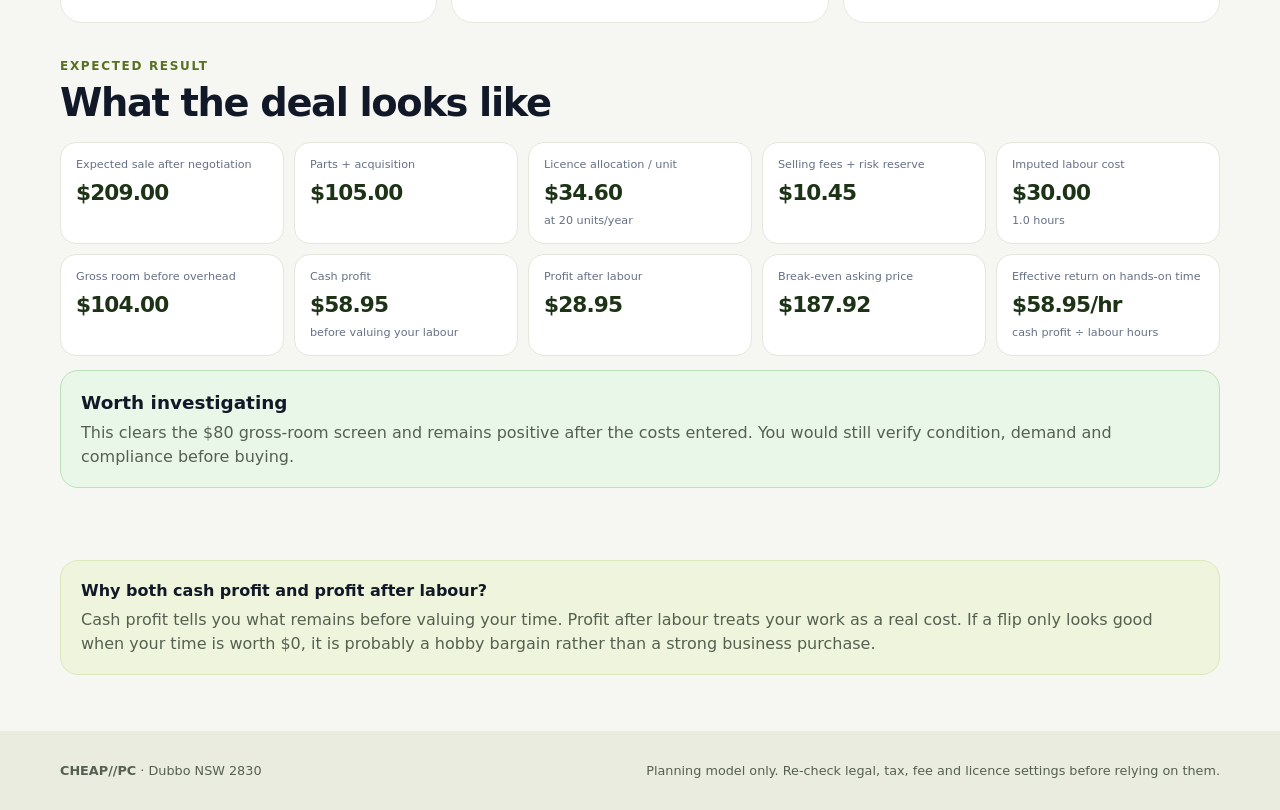
<file: docs/refurb-calculator.html>
<!doctype html>
<html lang="en-AU">
<head>
  <meta charset="utf-8">
  <meta name="viewport" content="width=device-width,initial-scale=1">
  <meta name="description" content="CHEAP//PC refurb profit calculator for testing the true cost of buying, upgrading and reselling used laptops in Dubbo NSW.">
  <link rel="canonical" href="https://joshualparris.github.io/Cheappcslaptops/refurb-calculator.html">
  <title>Refurb Profit Calculator — CHEAP//PC</title>
  <link rel="stylesheet" href="./styles.css">
</head>
<body>
  <header class="hero calculator-hero">
    <div class="wrap">
      <div class="eyebrow">DUBBO REFURB BUSINESS TOOL</div>
      <h1>Will this laptop flip actually <span>make money?</span></h1>
      <p class="lede">Model the true cost before buying: acquisition, upgrades, fees, negotiation, return/failure reserve, NSW licence allocation and your time.</p>
      <div class="hero-actions">
        <a class="button primary" href="./">Back to bargain board</a>
        <a class="button ghost" href="./DUBBO-REFURB-MARKET.md">Market research</a>
      </div>
    </div>
  </header>

  <main class="wrap calculator-main">
    <section aria-labelledby="calculator-title">
      <div class="section-heading">
        <div>
          <div class="eyebrow dark">TRUE-COST MODEL</div>
          <h2 id="calculator-title">Refurb profit calculator</h2>
        </div>
        <p>This is a planning tool, not a guarantee of sale price. The default licence figure is based on the 2026–27 NSW research snapshot and should be re-checked before trading.</p>
      </div>

      <form id="profitForm" class="calculator-grid">
        <fieldset class="calc-panel">
          <legend>Buy & prepare</legend>
          <label>Purchase price <span>AUD</span><input name="purchasePrice" type="number" min="0" step="0.01" value="90"></label>
          <label>Inbound freight <span>AUD</span><input name="inboundFreight" type="number" min="0" step="0.01" value="0"></label>
          <label>RAM <span>AUD</span><input name="ram" type="number" min="0" step="0.01" value="0"></label>
          <label>SSD <span>AUD</span><input name="ssd" type="number" min="0" step="0.01" value="0"></label>
          <label>Battery <span>AUD</span><input name="battery" type="number" min="0" step="0.01" value="0"></label>
          <label>Charger <span>AUD</span><input name="charger" type="number" min="0" step="0.01" value="0"></label>
          <label>Other repairs <span>AUD</span><input name="repairs" type="number" min="0" step="0.01" value="10"></label>
          <label>Cleaning/consumables <span>AUD</span><input name="consumables" type="number" min="0" step="0.01" value="5"></label>
        </fieldset>

        <fieldset class="calc-panel">
          <legend>Sell & risk</legend>
          <label>Advertised asking price <span>AUD</span><input name="askingPrice" type="number" min="0" step="0.01" value="220"></label>
          <label>Expected negotiation <span>%</span><input name="negotiationPercent" type="number" min="0" max="99" step="0.1" value="5"></label>
          <label>Selling/platform fees <span>%</span><input name="sellingFeePercent" type="number" min="0" max="99" step="0.1" value="0"></label>
          <label>Failure/return reserve <span>% sale</span><input name="returnReservePercent" type="number" min="0" max="99" step="0.1" value="5"></label>
        </fieldset>

        <fieldset class="calc-panel">
          <legend>Business overhead & time</legend>
          <label>Annual second-hand dealer licence <span>AUD</span><input name="annualLicenceCost" type="number" min="0" step="0.01" value="692"></label>
          <label>Expected units per year <span>units</span><input name="plannedUnits" type="number" min="1" step="1" value="20"></label>
          <label>Your work on this machine <span>minutes</span><input name="labourMinutes" type="number" min="0" step="5" value="60"></label>
          <label>Value of your time <span>AUD/hour</span><input name="labourRate" type="number" min="0" step="1" value="30"></label>
        </fieldset>
      </form>

      <div id="calcError" class="calc-error" role="alert" hidden></div>

      <section class="calc-results" aria-labelledby="results-title">
        <div class="eyebrow dark">EXPECTED RESULT</div>
        <h2 id="results-title">What the deal looks like</h2>
        <div id="profitResults" class="profit-results" aria-live="polite"></div>
        <div id="profitVerdict" class="profit-verdict"></div>
      </section>

      <div class="calculator-note">
        <strong>Why both cash profit and profit after labour?</strong>
        <p>Cash profit tells you what remains before valuing your time. Profit after labour treats your work as a real cost. If a flip only looks good when your time is worth $0, it is probably a hobby bargain rather than a strong business purchase.</p>
      </div>
    </section>
  </main>

  <footer>
    <div class="wrap footer-inner">
      <p><strong>CHEAP//PC</strong> · Dubbo NSW 2830</p>
      <p>Planning model only. Re-check legal, tax, fee and licence settings before relying on them.</p>
    </div>
  </footer>

  <script type="module" src="./refurb-calculator.mjs"></script>
</body>
</html>
</file>
<file: docs/styles.css>
:root{
  --ink:#111827;--muted:#667085;--paper:#f6f7f2;--card:#fff;--line:#e4e7dc;
  --lime:#c9ff4a;--lime-dark:#99cf1c;--dark:#142115;--soft:#eef5dc;
  --danger:#b42318;--warn:#9a6700;--radius:22px;--shadow:0 14px 40px rgba(20,33,21,.08)
}
*{box-sizing:border-box}
html{scroll-behavior:smooth}
body{margin:0;background:var(--paper);color:var(--ink);font:16px/1.5 Inter,ui-sans-serif,system-ui,-apple-system,BlinkMacSystemFont,"Segoe UI",sans-serif}
a{color:inherit}
.wrap{width:min(1160px,calc(100% - 32px));margin:auto}
.hero{background:var(--dark);color:#fff;padding:72px 0 46px;overflow:hidden;position:relative}
.hero:after{content:"$100";position:absolute;right:-35px;top:-80px;font-size:280px;font-weight:900;letter-spacing:-.09em;color:rgba(201,255,74,.055);transform:rotate(-7deg);pointer-events:none}
.eyebrow{font-size:.75rem;font-weight:850;letter-spacing:.14em;color:var(--lime);text-transform:uppercase}
.eyebrow.dark{color:#587022}
h1,h2,h3,p{margin-top:0}
h1{max-width:880px;margin:12px 0 18px;font-size:clamp(2.7rem,7vw,6rem);line-height:.94;letter-spacing:-.055em}
h1 span{color:var(--lime)}
h2{font-size:clamp(1.75rem,3vw,2.7rem);line-height:1.05;letter-spacing:-.035em;margin:8px 0}
.lede{max-width:760px;color:#d7dfd2;font-size:1.08rem}
.hero-actions{display:flex;gap:10px;flex-wrap:wrap;margin:28px 0 34px}
.button{display:inline-flex;align-items:center;justify-content:center;text-decoration:none;font-weight:800;border-radius:999px;padding:12px 18px;border:1px solid rgba(255,255,255,.22)}
.button.primary{background:var(--lime);border-color:var(--lime);color:#142115}
.button.ghost{color:#fff}
.button:hover{transform:translateY(-1px)}
.stats{display:grid;grid-template-columns:repeat(4,1fr);gap:10px;position:relative;z-index:1}
.stat{background:rgba(255,255,255,.075);border:1px solid rgba(255,255,255,.10);border-radius:17px;padding:16px}
.stat strong{display:block;color:var(--lime);font-size:1.6rem;letter-spacing:-.04em}
.stat span{color:#c6d0c2;font-size:.82rem}
section{padding:56px 0}
.section-heading{display:flex;align-items:flex-end;justify-content:space-between;gap:24px;margin-bottom:22px}
.section-heading>p{max-width:560px;color:var(--muted);margin-bottom:4px;font-size:.9rem}
.leader-grid{display:grid;grid-template-columns:repeat(3,1fr);gap:14px}
.leader{background:var(--card);border:1px solid var(--line);border-radius:var(--radius);padding:22px;box-shadow:var(--shadow);position:relative;min-height:190px}
.leader .award,.market-callout .award{display:inline-block;background:var(--soft);border-radius:999px;padding:5px 9px;font-size:.72rem;font-weight:850;text-transform:uppercase;letter-spacing:.08em;color:#52691d}
.leader h3{font-size:1.18rem;line-height:1.2;margin:14px 0 8px}
.big-price{font-size:2.15rem;font-weight:900;letter-spacing:-.05em;color:#1d3316}
.big-price small{font-size:.72rem;color:var(--muted);letter-spacing:0;font-weight:700}
.leader p{font-size:.86rem;color:var(--muted);margin:7px 0 0}
.deals{border-top:1px solid var(--line)}
.toolbar{display:flex;justify-content:space-between;align-items:center;gap:16px;margin-bottom:15px}
.filters{display:flex;gap:8px;flex-wrap:wrap}
.filter{border:1px solid #d7dbd0;background:#fff;color:#475467;border-radius:999px;padding:9px 14px;font:inherit;font-weight:750;cursor:pointer}
.filter.active{background:var(--dark);color:#fff;border-color:var(--dark)}
.search input{width:min(320px,70vw);border:1px solid #d7dbd0;background:#fff;border-radius:999px;padding:10px 15px;font:inherit;outline:none}
.search input:focus{border-color:#78932e;box-shadow:0 0 0 3px rgba(201,255,74,.25)}
.results-meta{display:flex;justify-content:space-between;color:var(--muted);font-size:.8rem;margin-bottom:12px}
.deal-grid{display:grid;grid-template-columns:repeat(3,1fr);gap:14px}
.card{background:var(--card);border:1px solid var(--line);border-radius:var(--radius);padding:20px;display:flex;flex-direction:column;min-height:350px;box-shadow:0 4px 18px rgba(20,33,21,.045)}
.card-top{display:flex;align-items:flex-start;justify-content:space-between;gap:12px}
.type{font-size:.7rem;font-weight:850;letter-spacing:.09em;text-transform:uppercase;color:#52691d;background:var(--soft);padding:5px 8px;border-radius:999px}
.total{font-size:1.5rem;font-weight:900;letter-spacing:-.045em;white-space:nowrap}
.card h3{font-size:1.05rem;line-height:1.25;margin:15px 0 7px}
.source{font-size:.78rem;color:var(--muted);margin-bottom:15px}
.breakdown{display:grid;grid-template-columns:1fr 1fr;background:#f7f8f4;border-radius:14px;padding:10px 12px;margin-bottom:14px}
.breakdown div:last-child{text-align:right}
.breakdown span{display:block;color:var(--muted);font-size:.68rem;text-transform:uppercase;letter-spacing:.07em;font-weight:750}
.breakdown strong{font-size:.92rem}
.specs{display:flex;gap:6px;flex-wrap:wrap;margin-bottom:13px}
.spec{font-size:.75rem;background:#f1f2ef;border:1px solid #e6e8e1;border-radius:8px;padding:5px 7px}
.note{font-size:.79rem;color:#5c6677;margin:0 0 17px}
.card-footer{margin-top:auto;display:flex;align-items:center;justify-content:space-between;gap:10px}
.card-footer a{background:var(--dark);color:#fff;text-decoration:none;font-weight:800;border-radius:999px;padding:9px 13px;font-size:.82rem}
.checked{font-size:.7rem;color:var(--muted)}
.under-cap{color:#1f6a26}
.research-callout{border-top:1px solid var(--line);display:grid;grid-template-columns:.8fr 1.2fr;gap:45px;background:linear-gradient(135deg,#f0f6df,#fff);margin:24px 0;border-radius:var(--radius);padding:32px}
.research-links{display:flex;gap:10px;flex-wrap:wrap;margin-top:20px}
.report-button{background:var(--dark);border-color:var(--dark);color:#fff}
.notes-button{background:#fff;border-color:#cfd4c8;color:var(--ink)}

.fleet{border-top:1px solid var(--line)}
.fleet-summary{display:grid;grid-template-columns:repeat(4,1fr);gap:12px;margin-bottom:18px}
.fleet-stat{background:var(--dark);color:#fff;border-radius:18px;padding:18px;min-height:108px;display:flex;flex-direction:column;justify-content:space-between}
.fleet-stat strong{color:var(--lime);font-size:1.65rem;letter-spacing:-.045em}
.fleet-stat span{color:#cbd4c8;font-size:.78rem}
.fleet-platforms{display:grid;grid-template-columns:repeat(3,1fr);gap:14px;margin:14px 0 18px}
.fleet-table-wrap{border-radius:var(--radius);border:1px solid var(--line);background:#fff}
.fleet-table{min-width:900px}
.fleet-table td:first-child{min-width:210px}
.fleet-table td:nth-child(2){min-width:310px}
.fleet-price{white-space:nowrap}
.partout{font-size:.72rem;color:#52691d;margin-top:3px;font-weight:800}
.row-note{font-size:.72rem;color:var(--warn);margin-top:4px;max-width:260px}
.fleet-notes{background:#fff;border:1px solid var(--line);border-radius:var(--radius);padding:22px;margin-top:14px}
.fleet-notes p{color:#566052}
.fleet-load-error{grid-column:1/-1;background:#fff;border:1px solid var(--line);border-radius:18px;padding:18px}

.market{border-top:1px solid var(--line)}
.market-summary{display:grid;grid-template-columns:repeat(3,1fr);gap:14px;margin-bottom:18px}
.market-callout{background:#fff;border:1px solid var(--line);border-radius:var(--radius);padding:22px;box-shadow:0 5px 20px rgba(20,33,21,.045)}
.market-callout h3,.market-panel h3,.margin-box h3,.legal-panel h3,.test-plan h3{font-size:1.2rem;line-height:1.2;margin:13px 0 9px}
.market-callout p,.market-panel p,.margin-box p,.legal-panel p,.test-plan p{color:#566052}
.market-callout>a,.source-links a,.research-link{font-size:.82rem;font-weight:800;color:#2e4f22;text-decoration-thickness:1px;text-underline-offset:3px}
.market-grid{display:grid;grid-template-columns:1fr 1fr;gap:14px;margin:14px 0}
.market-panel{background:#fff;border:1px solid var(--line);border-radius:var(--radius);padding:24px}
.source-links{display:flex;gap:12px;flex-wrap:wrap;margin-top:18px}
.margin-box{background:#eef5dc;border:1px solid #dbe8bd;border-radius:var(--radius);padding:26px;margin-top:14px}
.table-wrap{overflow-x:auto;margin-top:16px}
.margin-table{width:100%;border-collapse:collapse;background:#fff;border-radius:14px;overflow:hidden;font-size:.88rem}
.margin-table th,.margin-table td{padding:12px 14px;text-align:left;border-bottom:1px solid #eceee8;vertical-align:top}
.margin-table th{background:#f7f8f4;font-size:.72rem;text-transform:uppercase;letter-spacing:.06em;color:#667085}
.margin-table tr:last-child td{border-bottom:0}
.fineprint{font-size:.76rem!important;margin:10px 0 0!important}
.legal-panel{display:grid;grid-template-columns:.8fr 1.2fr;gap:36px;background:#201d14;color:#fff;border-radius:var(--radius);padding:28px;margin-top:14px}
.legal-panel p{color:#e1ded5}
.legal-panel h3{font-size:1.35rem}
.legal-eyebrow{color:#ffd875}
.legal-links a{color:#fff}
.test-plan{border:1px solid var(--line);border-radius:var(--radius);padding:26px;margin-top:14px;background:#fff}
.research-link{display:inline-block;margin-top:3px}
.rules{border-top:1px solid var(--line);display:grid;grid-template-columns:.8fr 1.2fr;gap:45px}
.rule-copy{color:#505a68}
.empty{padding:50px;text-align:center;color:var(--muted);border:1px dashed #cfd4c8;border-radius:var(--radius)}
footer{background:#e9ecdf;padding:30px 0;color:#566052;font-size:.8rem}
.footer-inner{display:flex;justify-content:space-between;gap:20px}
.footer-inner p{margin:0}
.sr-only{position:absolute;width:1px;height:1px;padding:0;margin:-1px;overflow:hidden;clip:rect(0,0,0,0);white-space:nowrap;border:0}
@media(max-width:850px){
  .stats,.leader-grid,.deal-grid,.market-summary,.fleet-summary,.fleet-platforms{grid-template-columns:repeat(2,1fr)}
  .section-heading{align-items:flex-start;flex-direction:column}
  .research-callout,.rules,.legal-panel{grid-template-columns:1fr;gap:15px}
  .market-grid{grid-template-columns:1fr}
}
@media(max-width:590px){
  .hero{padding-top:50px}
  .stats,.leader-grid,.deal-grid,.market-summary,.fleet-summary,.fleet-platforms{grid-template-columns:1fr}
  .toolbar{align-items:stretch;flex-direction:column}
  .search input{width:100%}
  .results-meta{gap:10px}
  .footer-inner{flex-direction:column}
  .margin-box,.market-panel,.legal-panel,.test-plan{padding:20px}
}

/* Evidence, freshness and accessibility */
:focus-visible{outline:3px solid #6f8f1f;outline-offset:3px}
.leader-badges,.evidence-row{display:flex;gap:7px;flex-wrap:wrap;align-items:center}
.evidence-row{margin:-4px 0 14px}
.evidence-tag{display:inline-flex;align-items:center;min-height:25px;border:1px solid #d8ddd1;background:#f7f8f4;color:#4b5563;border-radius:999px;padding:4px 8px;font-size:.68rem;font-weight:800;letter-spacing:.02em}
.evidence-fresh{background:#e9f7e8;border-color:#bddfba;color:#245b29}
.evidence-aging{background:#fff6d9;border-color:#ebd88e;color:#755a00}
.evidence-stale,.evidence-gone,.evidence-sold{background:#fff0ee;border-color:#efc2bc;color:#8b2d23}
.evidence-watch,.evidence-unknown{background:#f2efff;border-color:#d8cff8;color:#55408d}
.evidence-details{margin:0 0 16px;border-top:1px solid #eceee8;border-bottom:1px solid #eceee8;padding:9px 0;font-size:.78rem;color:#566052}
.evidence-details summary{cursor:pointer;font-weight:800;color:#344054}
.evidence-details p{margin:9px 0}
.evidence-details ul{margin:8px 0 2px;padding-left:19px}
.evidence-details li+li{margin-top:4px}
@media (prefers-reduced-motion:reduce){html{scroll-behavior:auto}.button:hover{transform:none}}

.filter-note{margin:-4px 0 16px;color:var(--muted);font-size:.78rem;max-width:760px}
.filter[aria-pressed="true"]{box-shadow:0 0 0 2px rgba(20,33,21,.08)}

.profit-calculator{background:#fff;border:1px solid var(--line);border-radius:var(--radius);padding:26px;margin:14px 0}
.calculator-heading{display:flex;align-items:flex-start;justify-content:space-between;gap:20px}
.calculator-heading p{color:#566052;max-width:720px}
.calculator-reset{border:1px solid #cfd4c8;background:#f7f8f4;border-radius:999px;padding:9px 13px;font:inherit;font-weight:800;cursor:pointer}
.calculator-grid{display:grid;grid-template-columns:repeat(4,1fr);gap:10px;margin-top:18px}
.calculator-grid label{display:flex;flex-direction:column;gap:6px;background:#f7f8f4;border:1px solid #eceee8;border-radius:14px;padding:11px;font-size:.76rem;font-weight:800;color:#475467}
.calculator-grid label span{font-size:.66rem;font-weight:700;color:var(--muted)}
.calculator-grid input{width:100%;border:1px solid #d7dbd0;background:#fff;border-radius:9px;padding:9px 10px;font:inherit;color:var(--ink)}
.calculator-results{display:grid;grid-template-columns:repeat(4,1fr);gap:10px;margin-top:14px}
.calculator-results>div{background:var(--dark);color:#fff;border-radius:14px;padding:14px;min-height:92px}
.calculator-results span{display:block;color:#cbd4c8;font-size:.7rem;margin-bottom:8px}
.calculator-results strong{font-size:1.25rem;letter-spacing:-.035em;color:var(--lime)}
.calculator-results strong.negative{color:#ffb4aa}
.calculator-results strong.positive{color:var(--lime)}
@media(max-width:850px){.calculator-grid,.calculator-results{grid-template-columns:repeat(2,1fr)}}
@media(max-width:590px){.calculator-heading{flex-direction:column}.calculator-grid,.calculator-results{grid-template-columns:1fr}.profit-calculator{padding:20px}}

.fleet-controls{display:flex;align-items:center;gap:10px;flex-wrap:wrap;margin:10px 0 4px}
.fleet-controls .search{margin-right:auto}
.fleet-select{display:flex;align-items:center;gap:8px;font-size:.76rem;font-weight:800;color:#475467}
.fleet-select select{border:1px solid #d7dbd0;background:#fff;border-radius:999px;padding:10px 14px;font:inherit;color:var(--ink)}
.fleet-result-count{font-size:.76rem;color:var(--muted);min-width:135px;text-align:right}
.fleet-row[hidden]{display:none}
@media(max-width:590px){.fleet-controls{align-items:stretch;flex-direction:column}.fleet-controls .search{margin-right:0}.fleet-select{justify-content:space-between}.fleet-select select{flex:1}.fleet-result-count{text-align:left}}


/* Refurb profit calculator */
.calculator-hero h1{max-width:980px}
.calculator-main{max-width:1160px}
.calculator-grid{display:grid;grid-template-columns:repeat(3,1fr);gap:14px}
.calc-panel{margin:0;border:1px solid var(--line);border-radius:var(--radius);padding:20px;background:#fff;min-width:0}
.calc-panel legend{font-weight:900;font-size:1.03rem;padding:0 6px;color:#25331f}
.calc-panel label{display:grid;grid-template-columns:1fr auto;gap:4px 10px;align-items:end;font-size:.82rem;font-weight:750;color:#475467;margin:12px 0}
.calc-panel label span{font-size:.7rem;font-weight:700;color:var(--muted)}
.calc-panel input{grid-column:1/-1;width:100%;border:1px solid #d7dbd0;border-radius:11px;padding:10px 11px;font:inherit;background:#fbfcf9;color:var(--ink)}
.calc-panel input:focus{border-color:#78932e;box-shadow:0 0 0 3px rgba(201,255,74,.25);outline:none}
.calc-results{padding-top:34px}
.profit-results{display:grid;grid-template-columns:repeat(5,1fr);gap:10px;margin-top:18px}
.profit-result{background:#fff;border:1px solid var(--line);border-radius:16px;padding:15px;min-width:0}
.profit-result span,.profit-result small{display:block;color:var(--muted);font-size:.7rem;line-height:1.25}
.profit-result strong{display:block;font-size:1.35rem;letter-spacing:-.04em;margin:5px 0;color:#1d3316;overflow-wrap:anywhere}
.profit-verdict{margin-top:14px;border-radius:18px;padding:18px 20px;border:1px solid var(--line);background:#fff}
.profit-verdict strong{font-size:1.15rem}
.profit-verdict p{margin:4px 0 0;color:#566052}
.profit-verdict[data-state="good"]{background:#e9f7e8;border-color:#bddfba}
.profit-verdict[data-state="caution"]{background:#fff6d9;border-color:#ebd88e}
.profit-verdict[data-state="weak"]{background:#fff0ee;border-color:#efc2bc}
.calc-error{margin-top:14px;background:#fff0ee;border:1px solid #efc2bc;color:#8b2d23;border-radius:14px;padding:12px 14px;font-weight:750}
.calculator-note{margin-top:16px;background:#eef5dc;border:1px solid #dbe8bd;border-radius:18px;padding:18px 20px}
.calculator-note p{margin:5px 0 0;color:#566052}
@media(max-width:1000px){.profit-results{grid-template-columns:repeat(3,1fr)}}
@media(max-width:850px){.calculator-grid{grid-template-columns:1fr}.profit-results{grid-template-columns:repeat(2,1fr)}}
@media(max-width:520px){.profit-results{grid-template-columns:1fr}.calc-panel{padding:16px}}

.deal-detail{background:#fff;border:1px solid #cfd8be;border-radius:var(--radius);padding:24px;margin:0 0 18px;box-shadow:var(--shadow)}
.deal-detail-head{display:flex;justify-content:space-between;align-items:flex-start;gap:20px}
.deal-detail-head h3{font-size:1.45rem;margin:8px 0 4px}
.deal-detail-head p{color:var(--muted);font-size:.82rem}
.detail-close,.copy-link-button{border:1px solid #cfd4c8;background:#f7f8f4;border-radius:999px;padding:9px 13px;font:inherit;font-weight:800;cursor:pointer}
.deal-detail-price{font-size:2rem;font-weight:900;letter-spacing:-.045em;color:#1d3316;margin:8px 0 12px}
.deal-detail-price span{font-size:.72rem;font-weight:700;color:var(--muted);letter-spacing:0}
.deal-detail-grid{display:grid;grid-template-columns:repeat(4,1fr);gap:8px;margin:12px 0}
.deal-detail-grid>div{background:#f7f8f4;border-radius:12px;padding:10px}
.deal-detail-grid span{display:block;color:var(--muted);font-size:.67rem;text-transform:uppercase;letter-spacing:.06em}
.detail-risks{font-size:.8rem;color:#566052;margin-top:10px}
.detail-risks ul{margin:7px 0 0;padding-left:19px}
.deal-detail-actions{display:flex;gap:9px;flex-wrap:wrap;margin-top:17px}
.deal-detail-actions .notes-button{color:var(--ink)}
.card-actions{display:flex;gap:7px;align-items:center}
.card-footer .details-link{background:#fff;color:var(--dark);border:1px solid #cfd4c8}
@media(max-width:700px){.deal-detail-grid{grid-template-columns:repeat(2,1fr)}.deal-detail-head{flex-direction:column}}
@media(max-width:420px){.deal-detail-grid{grid-template-columns:1fr}.card-footer{align-items:flex-start;flex-direction:column}.card-actions{width:100%}.card-actions a{flex:1;text-align:center}}


/* Deal facet filters */
.deal-filter-panel{
  background:#fff;
  border:1px solid var(--line);
  border-radius:var(--radius);
  padding:18px;
  margin-bottom:16px;
  box-shadow:0 4px 18px rgba(20,33,21,.035)
}
.filter-row{display:flex;align-items:flex-end;gap:18px;flex-wrap:wrap}
.filter-row+.filter-row{margin-top:15px;padding-top:15px;border-top:1px solid #eceee8}
.filter-row-main{justify-content:space-between}
.filter-group{display:flex;flex-direction:column;gap:7px;min-width:0}
.filter-label,.select-filter>span{display:block;font-size:.68rem;font-weight:850;letter-spacing:.08em;text-transform:uppercase;color:#667085}
.facet-buttons{display:flex;gap:7px;flex-wrap:wrap}
.toggle-filter{
  border:1px solid #d7dbd0;
  background:#f8f9f6;
  color:#475467;
  border-radius:999px;
  padding:8px 12px;
  font:inherit;
  font-size:.82rem;
  font-weight:750;
  cursor:pointer
}
.toggle-filter:hover,.filter:hover{border-color:#9cac76}
.toggle-filter.active,.toggle-filter[aria-pressed="true"]{
  background:#eef5dc;
  color:#2f4d20;
  border-color:#a8c46a;
  box-shadow:inset 0 0 0 1px rgba(88,112,34,.08)
}
.deal-search{display:flex;flex-direction:column;gap:7px}
.deal-search input{width:min(360px,75vw)}
.filter-row-controls{align-items:flex-end}
.select-filter{display:flex;flex-direction:column;gap:7px;font-size:.8rem;font-weight:800;color:#475467}
.select-filter select{
  min-width:155px;
  border:1px solid #d7dbd0;
  background:#fff;
  color:var(--ink);
  border-radius:11px;
  padding:9px 12px;
  font:inherit
}
.clear-filters{
  border:1px solid #cfd4c8;
  background:#fff;
  color:#344054;
  border-radius:11px;
  padding:9px 13px;
  font:inherit;
  font-weight:800;
  cursor:pointer
}
.clear-filters:hover{background:#f7f8f4}
.active-filter-count{margin-left:auto;color:var(--muted);font-size:.76rem;font-weight:750;padding-bottom:9px}
@media(max-width:760px){
  .deal-filter-panel{padding:14px}
  .filter-row,.filter-row-main{align-items:stretch;flex-direction:column;gap:12px}
  .filter-group{width:100%}
  .deal-search input{width:100%}
  .filter-row-controls .select-filter{width:100%}
  .select-filter select{width:100%}
  .clear-filters{width:100%}
  .active-filter-count{margin-left:0;padding-bottom:0}
}

.fleet-evidence{margin:16px 0;border-top:1px solid var(--line);padding-top:14px}
.fleet-evidence>summary{cursor:pointer;font-weight:850;color:#2e4f22}
.fleet-evidence-grid{display:grid;grid-template-columns:repeat(2,1fr);gap:10px;margin-top:12px}
.fleet-evidence-card{background:#f7f8f4;border:1px solid #e6e8e1;border-radius:14px;padding:14px}
.fleet-evidence-card h4{margin:0 0 7px;font-size:.94rem}
.fleet-evidence-card p{font-size:.76rem;margin:0 0 8px;color:#566052}
.fleet-evidence-card .evidence-interpretation{font-weight:700;color:#475467}
.fleet-evidence-card .source-links{margin-top:9px}
@media(max-width:700px){.fleet-evidence-grid{grid-template-columns:1fr}}

.valuation-evidence{display:inline-flex;border-radius:999px;padding:5px 8px;font-size:.68rem;font-weight:850;white-space:nowrap;border:1px solid #d8ddd1}
.valuation-evidence.anchored{background:#e9f7e8;border-color:#bddfba;color:#245b29}
.valuation-evidence.estimate{background:#fff6d9;border-color:#ebd88e;color:#755a00}

.market-comparables{margin-top:18px;padding-top:16px;border-top:1px solid var(--line)}
.market-comparables h4{margin:0 0 5px;font-size:1rem}
.market-comparables>p{font-size:.78rem;color:#566052;margin-bottom:10px}
.comparable-grid{display:grid;grid-template-columns:repeat(3,1fr);gap:8px}
.comparable-card{display:flex;flex-direction:column;gap:3px;text-decoration:none;background:#f7f8f4;border:1px solid #e3e7dc;border-radius:12px;padding:11px}
.comparable-card:hover{border-color:#9ab05d}
.comparable-card strong{font-size:1.08rem;color:#1d3316}
.comparable-card span{font-size:.73rem;font-weight:800;line-height:1.3}
.comparable-card small{font-size:.66rem;color:var(--muted)}
@media(max-width:700px){.comparable-grid{grid-template-columns:1fr}}


.research-lead-warning{
  margin:0 0 14px;
  padding:10px 12px;
  border:1px solid #ebd88e;
  background:#fff6d9;
  color:#755a00;
  border-radius:12px;
  font-size:.76rem;
  font-weight:800
}


.source-unavailable{
  display:inline-flex;
  align-items:center;
  justify-content:center;
  min-height:38px;
  padding:8px 12px;
  border:1px dashed #c9cec3;
  border-radius:999px;
  color:#667085;
  background:#f7f8f4;
  font-size:.76rem;
  font-weight:800
}
</file>
